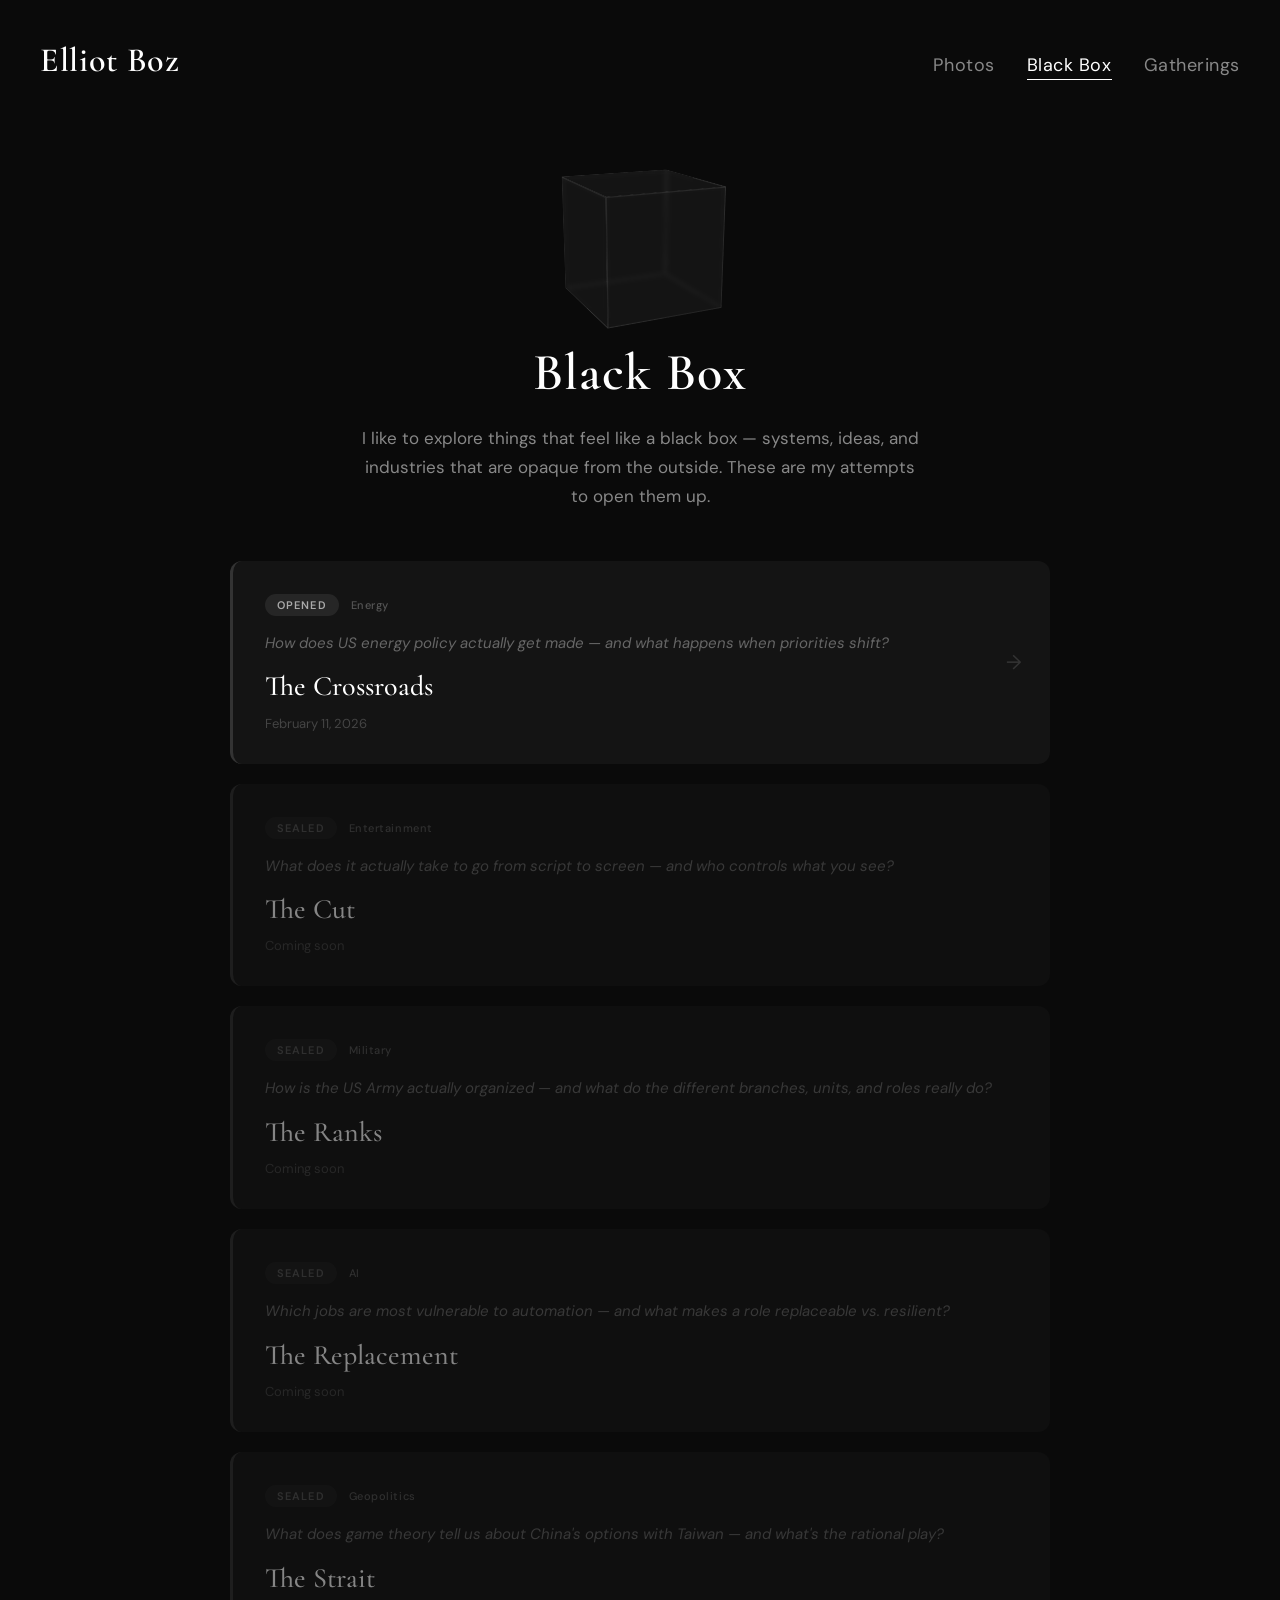
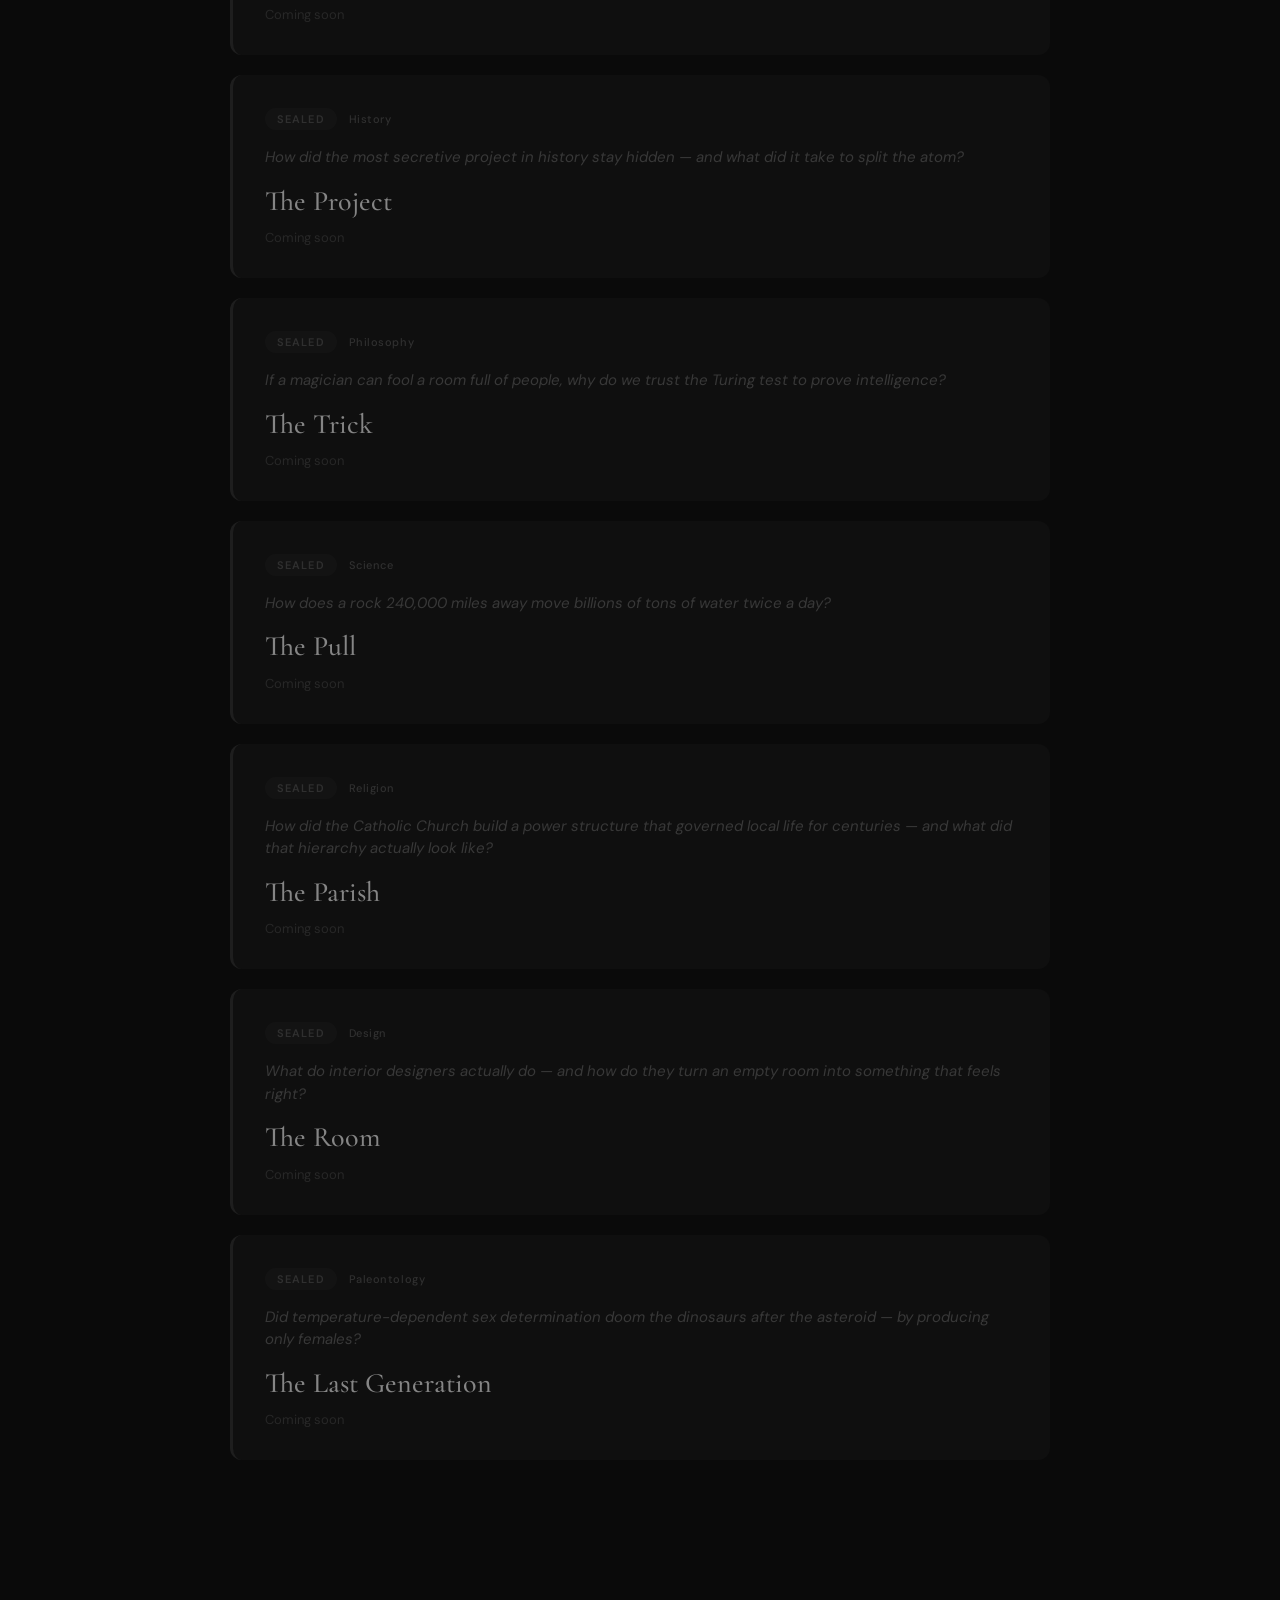
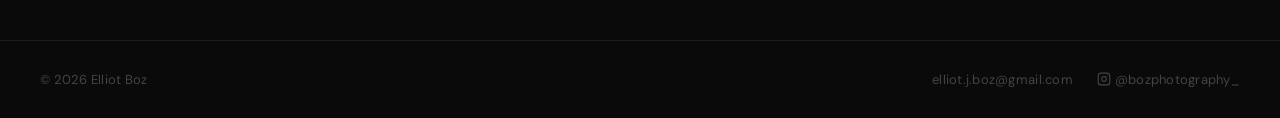
<file: thoughts.html>
<!DOCTYPE html>
<html lang="en">
<head>
  <meta charset="UTF-8">
  <meta name="viewport" content="width=device-width, initial-scale=1.0">
  <title>Black Box — Elliot Boz</title>
  <link rel="preconnect" href="https://fonts.googleapis.com">
  <link rel="preconnect" href="https://fonts.gstatic.com" crossorigin>
  <link href="https://fonts.googleapis.com/css2?family=Cormorant+Garamond:wght@400;500;600&family=DM+Sans:wght@400;500&display=block" rel="stylesheet">
  <link rel="icon" type="image/svg+xml" href="favicon.svg">
  <link rel="stylesheet" href="style.css">
  <style>
    /* ===== BLACK BOX PAGE OVERRIDES ===== */
    .bb-page {
      background: #0A0A0A;
      min-height: 100vh;
    }

    .bb-page .site-nav {
      max-width: 1800px;
      margin: 0 auto;
      padding: 40px 40px;
      display: flex;
      justify-content: space-between;
      align-items: baseline;
    }

    .bb-page .site-nav .logo {
      color: #FFFFFF;
    }

    .bb-page .site-nav .nav-links a {
      color: #888;
    }

    .bb-page .site-nav .nav-links a.active {
      color: #FFFFFF;
      border-bottom-color: #FFFFFF;
    }

    .bb-page .site-nav .nav-links a:hover {
      color: #FFFFFF;
      opacity: 1;
    }

    /* Hero Section */
    .bb-hero {
      text-align: center;
      padding: 60px 40px 50px;
      max-width: 800px;
      margin: 0 auto;
    }

    /* Animated Black Box */
    .bb-cube-wrap {
      width: 120px;
      height: 120px;
      margin: 0 auto 40px;
      perspective: 600px;
      cursor: pointer;
    }

    .bb-cube {
      width: 100%;
      height: 100%;
      position: relative;
      transform-style: preserve-3d;
      transform: rotateX(-15deg) rotateY(25deg);
      animation: bbFloat 6s ease-in-out infinite;
      transition: transform 0.4s ease;
    }

    .bb-cube-wrap:hover .bb-cube {
      transform: rotateX(-25deg) rotateY(45deg);
    }

    .bb-cube-face {
      position: absolute;
      width: 120px;
      height: 120px;
      border: 1px solid rgba(255, 255, 255, 0.08);
      background: rgba(255, 255, 255, 0.02);
      backdrop-filter: blur(2px);
    }

    .bb-cube-face.front  { transform: translateZ(60px); }
    .bb-cube-face.back   { transform: rotateY(180deg) translateZ(60px); }
    .bb-cube-face.left   { transform: rotateY(-90deg) translateZ(60px); }
    .bb-cube-face.right  { transform: rotateY(90deg) translateZ(60px); }
    .bb-cube-face.top    { transform: rotateX(90deg) translateZ(60px); }
    .bb-cube-face.bottom { transform: rotateX(-90deg) translateZ(60px); }

    /* Lid glow on hover */
    .bb-cube-wrap:hover .bb-cube-face.top {
      background: rgba(255, 255, 255, 0.06);
      border-color: rgba(255, 255, 255, 0.15);
      box-shadow: 0 0 30px rgba(255, 255, 255, 0.05) inset;
    }

    @keyframes bbFloat {
      0%, 100% { transform: rotateX(-15deg) rotateY(25deg) translateY(0); }
      50% { transform: rotateX(-15deg) rotateY(25deg) translateY(-8px); }
    }

    .bb-title {
      font-family: 'Cormorant Garamond', Georgia, serif;
      font-size: 52px;
      font-weight: 600;
      color: #FFFFFF;
      margin-bottom: 20px;
      letter-spacing: 0.02em;
    }

    .bb-description {
      font-size: 17px;
      line-height: 1.7;
      color: #888;
      max-width: 560px;
      margin: 0 auto;
    }

    /* Blog Cards — Dark Theme */
    .bb-posts {
      max-width: 900px;
      margin: 0 auto;
      padding: 0 40px 80px;
    }

    .bb-card {
      display: block;
      background: #141414;
      border-radius: 12px;
      padding: 32px;
      margin-bottom: 20px;
      border-left: 3px solid #333;
      transition: border-color 0.3s, transform 0.2s, box-shadow 0.3s;
      text-decoration: none;
      position: relative;
      overflow: hidden;
    }

    .bb-card:hover {
      border-left-color: #FFFFFF;
      transform: translateY(-2px);
      box-shadow: 0 8px 32px rgba(255, 255, 255, 0.03);
    }

    .bb-card-status {
      display: inline-block;
      font-size: 11px;
      font-weight: 600;
      text-transform: uppercase;
      letter-spacing: 0.1em;
      padding: 4px 12px;
      border-radius: 20px;
      margin-bottom: 16px;
    }

    .bb-card-status.opened {
      background: rgba(255, 255, 255, 0.08);
      color: #aaa;
    }

    .bb-card-status.sealed {
      background: rgba(255, 255, 255, 0.04);
      color: #555;
    }

    .bb-card-tag {
      display: inline-block;
      font-size: 11px;
      font-weight: 500;
      color: #555;
      margin-left: 8px;
      letter-spacing: 0.05em;
    }

    .bb-card-question {
      font-size: 15px;
      color: #666;
      font-style: italic;
      margin-bottom: 14px;
      line-height: 1.5;
    }

    .bb-card-title {
      font-family: 'Cormorant Garamond', Georgia, serif;
      font-size: 28px;
      font-weight: 500;
      color: #FFFFFF;
      margin-bottom: 10px;
      line-height: 1.3;
    }

    .bb-card-date {
      font-size: 13px;
      color: #444;
    }

    .bb-card-arrow {
      position: absolute;
      right: 28px;
      top: 50%;
      transform: translateY(-50%);
      font-size: 20px;
      color: #333;
      transition: color 0.3s, right 0.3s;
    }

    .bb-card:hover .bb-card-arrow {
      color: #FFFFFF;
      right: 24px;
    }

    /* Sealed card style */
    .bb-card.sealed-card {
      opacity: 0.5;
      cursor: default;
    }

    .bb-card.sealed-card:hover {
      transform: none;
      border-left-color: #333;
      box-shadow: none;
    }

    /* Footer override */
    .bb-page .site-footer {
      border-top-color: rgba(255, 255, 255, 0.08);
      color: #444;
    }

    .bb-page .site-footer a {
      color: #444;
    }

    .bb-page .site-footer a:hover {
      color: #888;
    }

    /* Responsive */
    @media (max-width: 768px) {
      .bb-hero {
        padding: 40px 24px 40px;
      }

      .bb-title {
        font-size: 36px;
      }

      .bb-description {
        font-size: 15px;
      }

      .bb-posts {
        padding: 0 20px 60px;
      }

      .bb-card {
        padding: 24px;
      }

      .bb-card-title {
        font-size: 24px;
      }

      .bb-cube-wrap {
        width: 80px;
        height: 80px;
        margin-bottom: 30px;
      }

      .bb-cube-face {
        width: 80px;
        height: 80px;
      }

      .bb-cube-face.front  { transform: translateZ(40px); }
      .bb-cube-face.back   { transform: rotateY(180deg) translateZ(40px); }
      .bb-cube-face.left   { transform: rotateY(-90deg) translateZ(40px); }
      .bb-cube-face.right  { transform: rotateY(90deg) translateZ(40px); }
      .bb-cube-face.top    { transform: rotateX(90deg) translateZ(40px); }
      .bb-cube-face.bottom { transform: rotateX(-90deg) translateZ(40px); }
    }
  </style>
</head>
<body class="bb-page">

  <nav class="site-nav">
    <a href="index.html" class="logo">Elliot Boz</a>
    <div class="nav-links">
      <a href="index.html">Photos</a>
      <a href="thoughts.html" class="active">Black Box</a>
      <a href="gatherings.html">Gatherings</a>
    </div>
  </nav>

  <!-- Hero -->
  <div class="bb-hero">
    <div class="bb-cube-wrap">
      <div class="bb-cube">
        <div class="bb-cube-face front"></div>
        <div class="bb-cube-face back"></div>
        <div class="bb-cube-face left"></div>
        <div class="bb-cube-face right"></div>
        <div class="bb-cube-face top"></div>
        <div class="bb-cube-face bottom"></div>
      </div>
    </div>
    <h1 class="bb-title">Black Box</h1>
    <p class="bb-description">I like to explore things that feel like a black box — systems, ideas, and industries that are opaque from the outside. These are my attempts to open them up.</p>
  </div>

  <!-- Posts -->
  <div class="bb-posts">

    <a href="blog/the-crossroads.html" class="bb-card">
      <span class="bb-card-status opened">Opened</span>
      <span class="bb-card-tag">Energy</span>
      <div class="bb-card-question">How does US energy policy actually get made — and what happens when priorities shift?</div>
      <div class="bb-card-title">The Crossroads</div>
      <div class="bb-card-date">February 11, 2026</div>
      <span class="bb-card-arrow">→</span>
    </a>

    <div class="bb-card sealed-card">
      <span class="bb-card-status sealed">Sealed</span>
      <span class="bb-card-tag">Entertainment</span>
      <div class="bb-card-question">What does it actually take to go from script to screen — and who controls what you see?</div>
      <div class="bb-card-title">The Cut</div>
      <div class="bb-card-date">Coming soon</div>
    </div>

    <div class="bb-card sealed-card">
      <span class="bb-card-status sealed">Sealed</span>
      <span class="bb-card-tag">Military</span>
      <div class="bb-card-question">How is the US Army actually organized — and what do the different branches, units, and roles really do?</div>
      <div class="bb-card-title">The Ranks</div>
      <div class="bb-card-date">Coming soon</div>
    </div>

    <div class="bb-card sealed-card">
      <span class="bb-card-status sealed">Sealed</span>
      <span class="bb-card-tag">AI</span>
      <div class="bb-card-question">Which jobs are most vulnerable to automation — and what makes a role replaceable vs. resilient?</div>
      <div class="bb-card-title">The Replacement</div>
      <div class="bb-card-date">Coming soon</div>
    </div>

    <div class="bb-card sealed-card">
      <span class="bb-card-status sealed">Sealed</span>
      <span class="bb-card-tag">Geopolitics</span>
      <div class="bb-card-question">What does game theory tell us about China's options with Taiwan — and what's the rational play?</div>
      <div class="bb-card-title">The Strait</div>
      <div class="bb-card-date">Coming soon</div>
    </div>

    <div class="bb-card sealed-card">
      <span class="bb-card-status sealed">Sealed</span>
      <span class="bb-card-tag">History</span>
      <div class="bb-card-question">How did the most secretive project in history stay hidden — and what did it take to split the atom?</div>
      <div class="bb-card-title">The Project</div>
      <div class="bb-card-date">Coming soon</div>
    </div>

    <div class="bb-card sealed-card">
      <span class="bb-card-status sealed">Sealed</span>
      <span class="bb-card-tag">Philosophy</span>
      <div class="bb-card-question">If a magician can fool a room full of people, why do we trust the Turing test to prove intelligence?</div>
      <div class="bb-card-title">The Trick</div>
      <div class="bb-card-date">Coming soon</div>
    </div>

    <div class="bb-card sealed-card">
      <span class="bb-card-status sealed">Sealed</span>
      <span class="bb-card-tag">Science</span>
      <div class="bb-card-question">How does a rock 240,000 miles away move billions of tons of water twice a day?</div>
      <div class="bb-card-title">The Pull</div>
      <div class="bb-card-date">Coming soon</div>
    </div>

    <div class="bb-card sealed-card">
      <span class="bb-card-status sealed">Sealed</span>
      <span class="bb-card-tag">Religion</span>
      <div class="bb-card-question">How did the Catholic Church build a power structure that governed local life for centuries — and what did that hierarchy actually look like?</div>
      <div class="bb-card-title">The Parish</div>
      <div class="bb-card-date">Coming soon</div>
    </div>

    <div class="bb-card sealed-card">
      <span class="bb-card-status sealed">Sealed</span>
      <span class="bb-card-tag">Design</span>
      <div class="bb-card-question">What do interior designers actually do — and how do they turn an empty room into something that feels right?</div>
      <div class="bb-card-title">The Room</div>
      <div class="bb-card-date">Coming soon</div>
    </div>

    <div class="bb-card sealed-card">
      <span class="bb-card-status sealed">Sealed</span>
      <span class="bb-card-tag">Paleontology</span>
      <div class="bb-card-question">Did temperature-dependent sex determination doom the dinosaurs after the asteroid — by producing only females?</div>
      <div class="bb-card-title">The Last Generation</div>
      <div class="bb-card-date">Coming soon</div>
    </div>

  </div>

  <footer class="site-footer">
    <span>&copy; 2026 Elliot Boz</span>
    <div class="footer-links">
      <a href="mailto:elliot.j.boz@gmail.com">elliot.j.boz@gmail.com</a>
      <a href="https://instagram.com/bozphotography_" target="_blank"><svg xmlns="http://www.w3.org/2000/svg" width="14" height="14" viewBox="0 0 24 24" fill="none" stroke="currentColor" stroke-width="2" stroke-linecap="round" stroke-linejoin="round" style="vertical-align:-2px;margin-right:4px"><rect x="2" y="2" width="20" height="20" rx="5" ry="5"/><path d="M16 11.37A4 4 0 1 1 12.63 8 4 4 0 0 1 16 11.37z"/><line x1="17.5" y1="6.5" x2="17.51" y2="6.5"/></svg>@bozphotography_</a>
    </div>
  </footer>

</body>
</html>
</file>
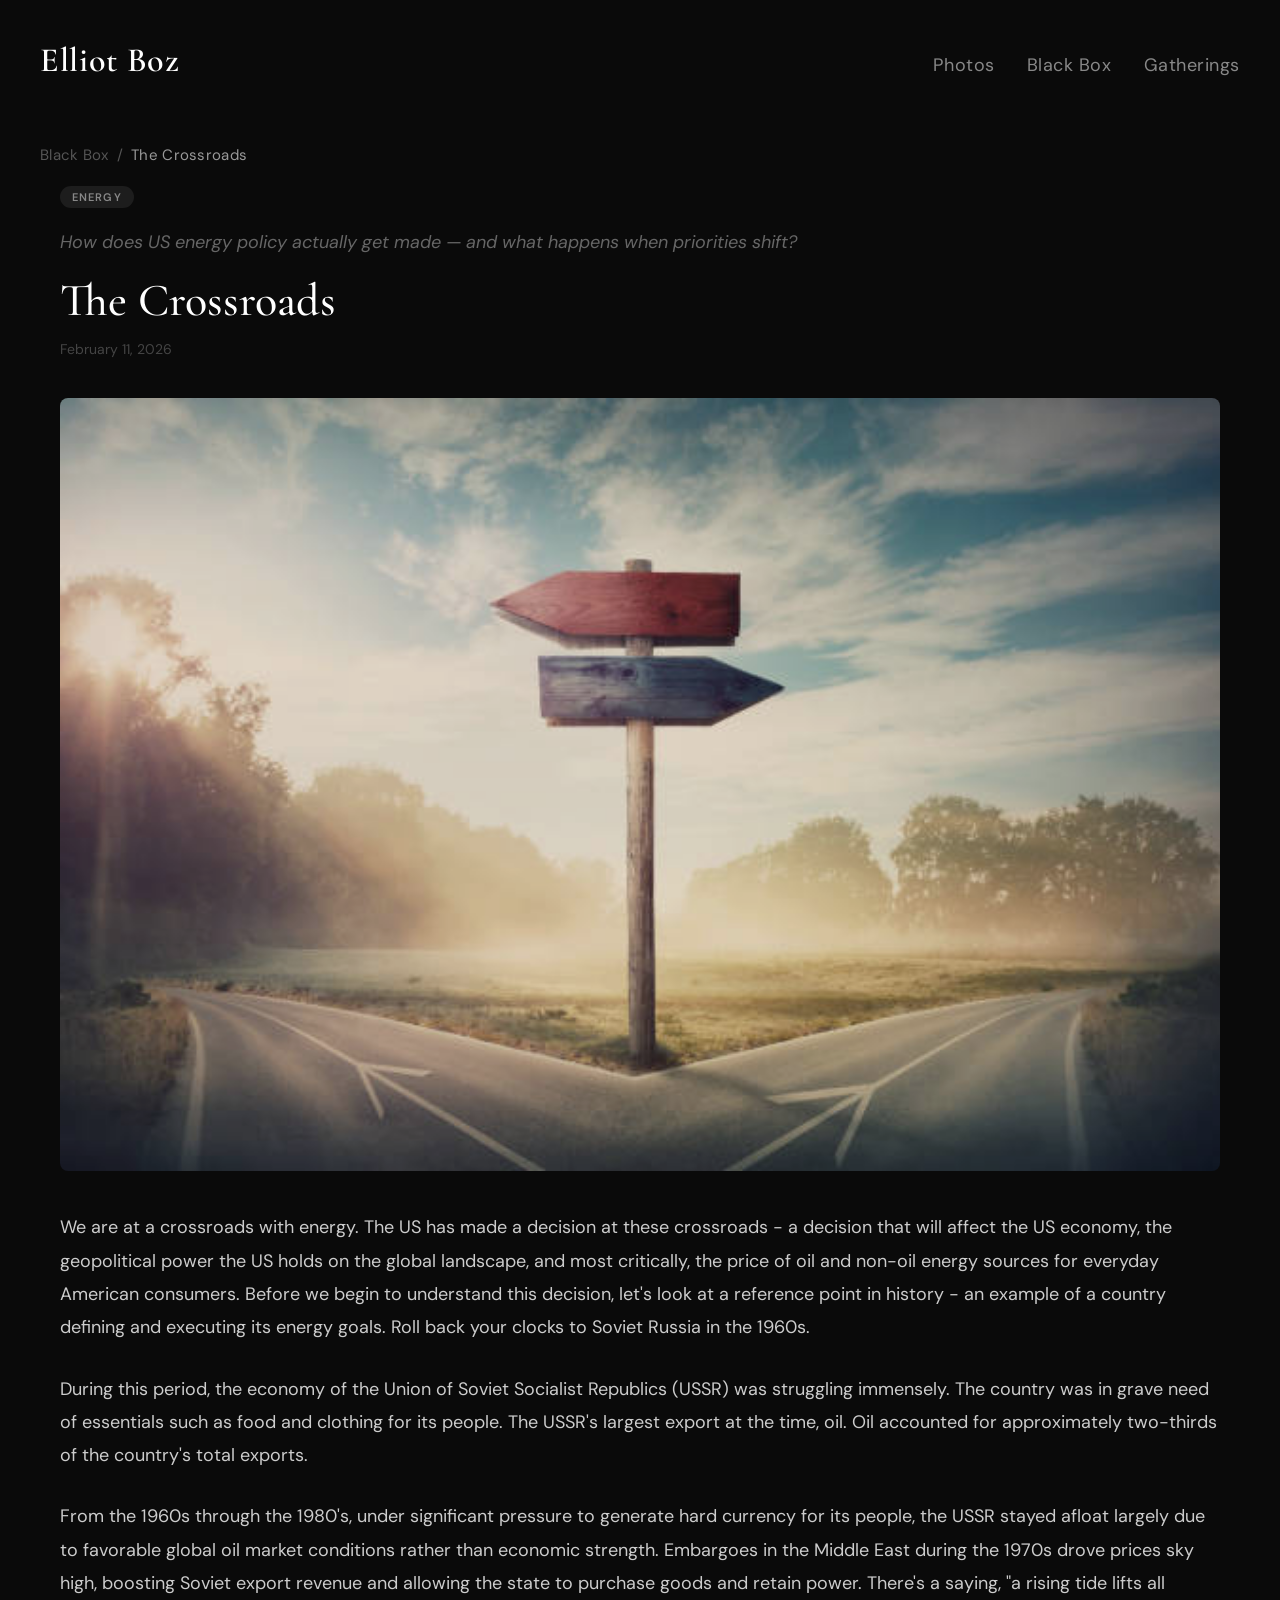
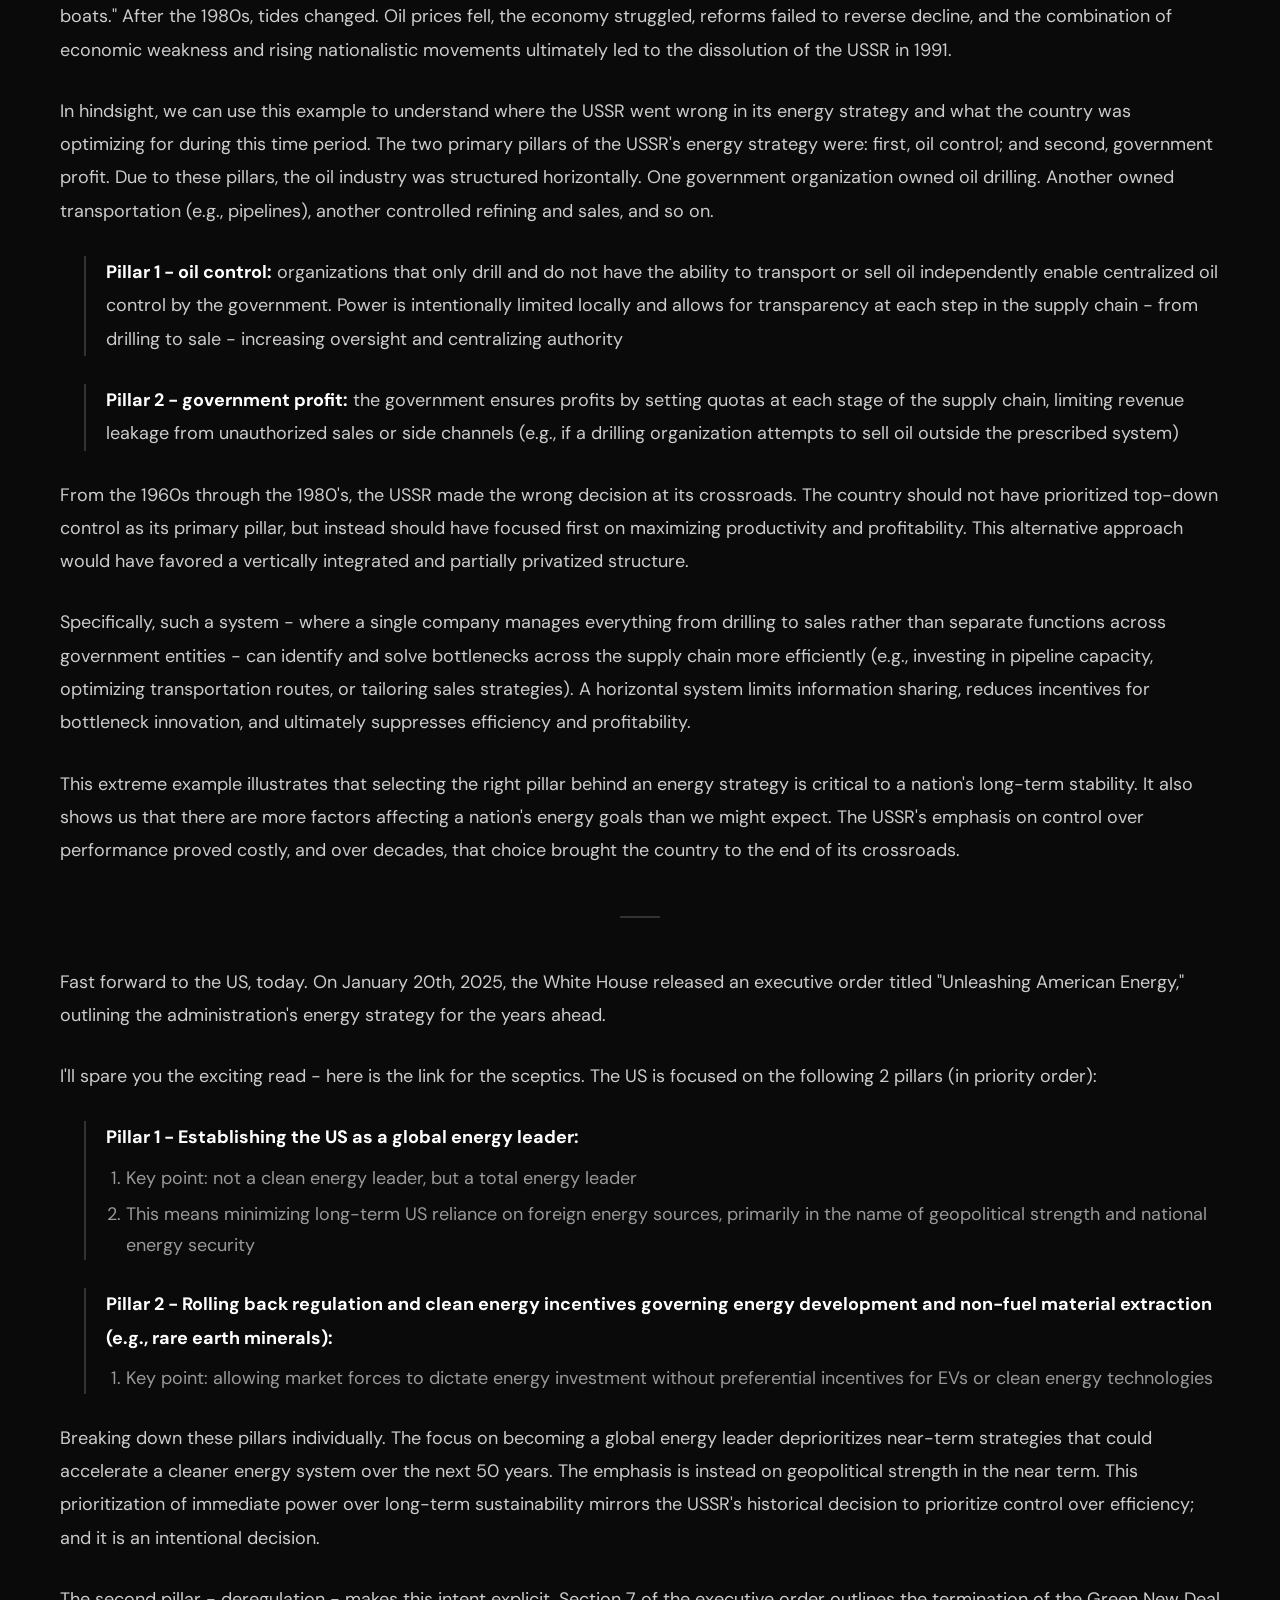
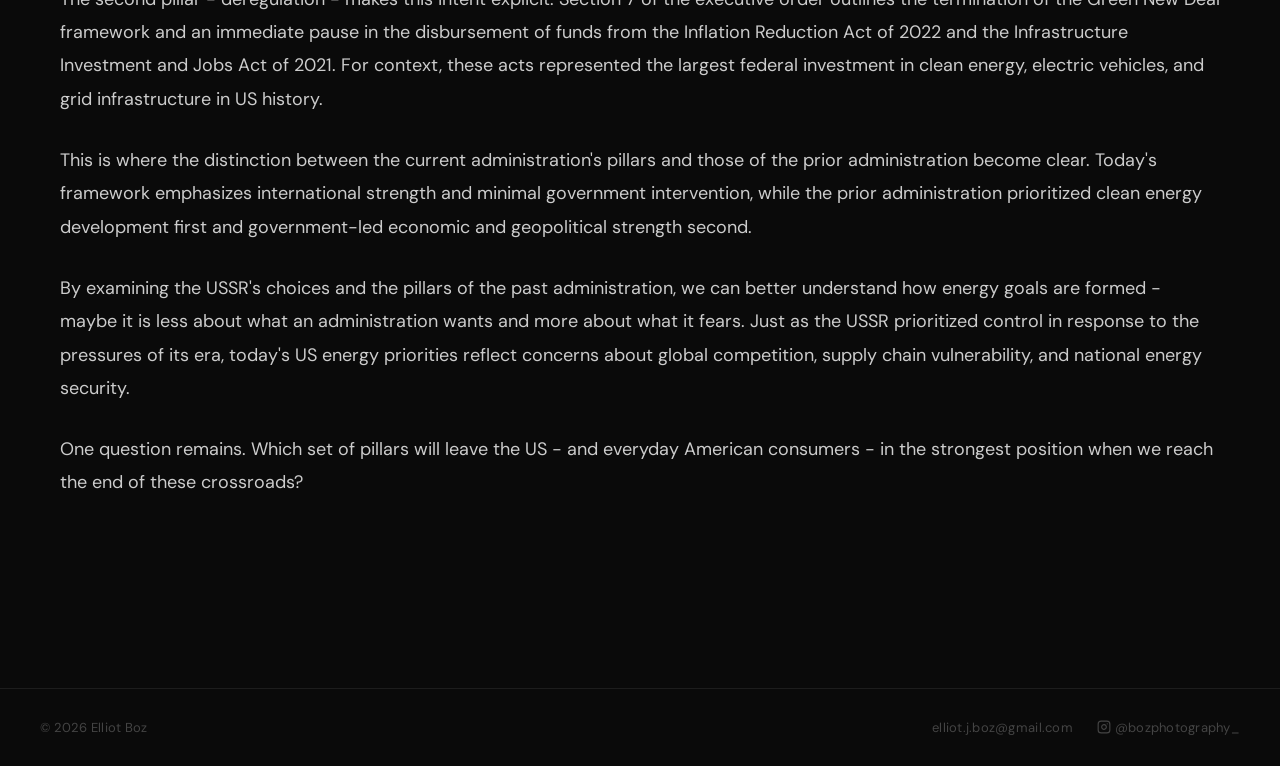
<file: blog/the-crossroads.html>
<!DOCTYPE html>
<html lang="en">
<head>
  <meta charset="UTF-8">
  <meta name="viewport" content="width=device-width, initial-scale=1.0">
  <title>The Crossroads — Elliot Boz</title>
  <link rel="preconnect" href="https://fonts.googleapis.com">
  <link rel="preconnect" href="https://fonts.gstatic.com" crossorigin>
  <link href="https://fonts.googleapis.com/css2?family=Cormorant+Garamond:wght@400;500;600&family=DM+Sans:wght@400;500&display=block" rel="stylesheet">
  <link rel="icon" type="image/svg+xml" href="../favicon.svg">
  <link rel="stylesheet" href="../style.css">
  <style>
    /* ===== BLACK BOX ARTICLE OVERRIDES ===== */
    .bb-article-page {
      background: #0A0A0A;
      min-height: 100vh;
    }

    .bb-article-page .site-nav .logo { color: #FFFFFF; }
    .bb-article-page .site-nav .nav-links a { color: #888; }
    .bb-article-page .site-nav .nav-links a:hover { color: #FFFFFF; opacity: 1; }

    .bb-article-page .breadcrumb { color: #555; }
    .bb-article-page .breadcrumb a { color: #555; }
    .bb-article-page .breadcrumb a:hover { color: #FFFFFF; }
    .bb-article-page .breadcrumb .current { color: #999; }

    /* Article wrapper */
    .bb-article {
      max-width: 1300px;
      margin: 0 auto;
      padding: 20px 60px 80px;
    }

    .bb-article-tag {
      display: inline-block;
      font-size: 11px;
      font-weight: 600;
      text-transform: uppercase;
      letter-spacing: 0.1em;
      padding: 4px 12px;
      border-radius: 20px;
      background: rgba(255, 255, 255, 0.08);
      color: #888;
      margin-bottom: 20px;
    }

    .bb-article-question {
      font-size: 18px;
      font-style: italic;
      color: #666;
      line-height: 1.6;
      margin-bottom: 16px;
    }

    .bb-article-title {
      font-family: 'Cormorant Garamond', Georgia, serif;
      font-size: 46px;
      font-weight: 500;
      color: #FFFFFF;
      line-height: 1.2;
      margin-bottom: 12px;
    }

    .bb-article-date {
      font-size: 14px;
      color: #444;
      margin-bottom: 40px;
    }

    .bb-article-cover {
      width: 100%;
      border-radius: 8px;
      margin-bottom: 40px;
      opacity: 0.9;
    }

    /* Body text */
    .bb-article-body {
      font-size: 18px;
      line-height: 1.85;
      color: #CCCCCC;
    }

    .bb-article-body p {
      margin-bottom: 28px;
    }

    .bb-article-body strong {
      color: #FFFFFF;
    }

    /* Pillar blocks */
    .bb-article-body .pillar-block {
      margin-left: 24px;
      margin-bottom: 28px;
      padding-left: 20px;
      border-left: 2px solid #333;
    }

    .bb-article-body .pillar-block p {
      margin-bottom: 8px;
    }

    .bb-article-body .pillar-block ol {
      margin-left: 20px;
      margin-top: 8px;
      color: #999;
    }

    .bb-article-body .pillar-block ol li {
      margin-bottom: 6px;
      line-height: 1.7;
    }

    /* Divider */
    .bb-article-divider {
      width: 40px;
      height: 2px;
      background: #333;
      margin: 48px auto;
    }

    /* Footer */
    .bb-article-page .site-footer {
      border-top-color: rgba(255, 255, 255, 0.08);
      color: #444;
    }
    .bb-article-page .site-footer a { color: #444; }
    .bb-article-page .site-footer a:hover { color: #888; }

    /* Responsive */
    @media (max-width: 768px) {
      .bb-article {
        padding: 16px 20px 60px;
      }
      .bb-article-title {
        font-size: 32px;
      }
      .bb-article-body {
        font-size: 16px;
      }
      .bb-article-question {
        font-size: 16px;
      }
      .bb-article-body .pillar-block {
        margin-left: 12px;
      }
    }
  </style>
</head>
<body class="bb-article-page">

  <nav class="site-nav">
    <a href="../index.html" class="logo">Elliot Boz</a>
    <div class="nav-links">
      <a href="../index.html">Photos</a>
      <a href="../thoughts.html">Black Box</a>
      <a href="../gatherings.html">Gatherings</a>
    </div>
  </nav>

  <div class="breadcrumb">
    <a href="../thoughts.html">Black Box</a><span class="separator">/</span><span class="current">The Crossroads</span>
  </div>

  <div class="bb-article">
    <span class="bb-article-tag">Energy</span>
    <div class="bb-article-question">How does US energy policy actually get made — and what happens when priorities shift?</div>
    <h1 class="bb-article-title">The Crossroads</h1>
    <div class="bb-article-date">February 11, 2026</div>

    <img src="../images/blog/crossroads.jpg" alt="The Crossroads" class="bb-article-cover" onerror="this.style.display='none'">

    <div class="bb-article-body">
      <p>We are at a crossroads with energy. The US has made a decision at these crossroads - a decision that will affect the US economy, the geopolitical power the US holds on the global landscape, and most critically, the price of oil and non-oil energy sources for everyday American consumers. Before we begin to understand this decision, let's look at a reference point in history - an example of a country defining and executing its energy goals. Roll back your clocks to Soviet Russia in the 1960s.</p>

      <p>During this period, the economy of the Union of Soviet Socialist Republics (USSR) was struggling immensely. The country was in grave need of essentials such as food and clothing for its people. The USSR's largest export at the time, oil. Oil accounted for approximately two-thirds of the country's total exports.</p>

      <p>From the 1960s through the 1980's, under significant pressure to generate hard currency for its people, the USSR stayed afloat largely due to favorable global oil market conditions rather than economic strength. Embargoes in the Middle East during the 1970s drove prices sky high, boosting Soviet export revenue and allowing the state to purchase goods and retain power. There's a saying, "a rising tide lifts all boats." After the 1980s, tides changed. Oil prices fell, the economy struggled, reforms failed to reverse decline, and the combination of economic weakness and rising nationalistic movements ultimately led to the dissolution of the USSR in 1991.</p>

      <p>In hindsight, we can use this example to understand where the USSR went wrong in its energy strategy and what the country was optimizing for during this time period. The two primary pillars of the USSR's energy strategy were: first, oil control; and second, government profit. Due to these pillars, the oil industry was structured horizontally. One government organization owned oil drilling. Another owned transportation (e.g., pipelines), another controlled refining and sales, and so on.</p>

      <div class="pillar-block">
        <p><strong>Pillar 1 - oil control:</strong> organizations that only drill and do not have the ability to transport or sell oil independently enable centralized oil control by the government. Power is intentionally limited locally and allows for transparency at each step in the supply chain - from drilling to sale - increasing oversight and centralizing authority</p>
      </div>

      <div class="pillar-block">
        <p><strong>Pillar 2 - government profit:</strong> the government ensures profits by setting quotas at each stage of the supply chain, limiting revenue leakage from unauthorized sales or side channels (e.g., if a drilling organization attempts to sell oil outside the prescribed system)</p>
      </div>

      <p>From the 1960s through the 1980's, the USSR made the wrong decision at its crossroads. The country should not have prioritized top-down control as its primary pillar, but instead should have focused first on maximizing productivity and profitability. This alternative approach would have favored a vertically integrated and partially privatized structure.</p>

      <p>Specifically, such a system - where a single company manages everything from drilling to sales rather than separate functions across government entities - can identify and solve bottlenecks across the supply chain more efficiently (e.g., investing in pipeline capacity, optimizing transportation routes, or tailoring sales strategies). A horizontal system limits information sharing, reduces incentives for bottleneck innovation, and ultimately suppresses efficiency and profitability.</p>

      <p>This extreme example illustrates that selecting the right pillar behind an energy strategy is critical to a nation's long-term stability. It also shows us that there are more factors affecting a nation's energy goals than we might expect. The USSR's emphasis on control over performance proved costly, and over decades, that choice brought the country to the end of its crossroads.</p>

      <div class="bb-article-divider"></div>

      <p>Fast forward to the US, today. On January 20th, 2025, the White House released an executive order titled "Unleashing American Energy," outlining the administration's energy strategy for the years ahead.</p>

      <p>I'll spare you the exciting read - here is the link for the sceptics. The US is focused on the following 2 pillars (in priority order):</p>

      <div class="pillar-block">
        <p><strong>Pillar 1 - Establishing the US as a global energy leader:</strong></p>
        <ol>
          <li>Key point: not a clean energy leader, but a total energy leader</li>
          <li>This means minimizing long-term US reliance on foreign energy sources, primarily in the name of geopolitical strength and national energy security</li>
        </ol>
      </div>

      <div class="pillar-block">
        <p><strong>Pillar 2 - Rolling back regulation and clean energy incentives governing energy development and non-fuel material extraction (e.g., rare earth minerals):</strong></p>
        <ol>
          <li>Key point: allowing market forces to dictate energy investment without preferential incentives for EVs or clean energy technologies</li>
        </ol>
      </div>

      <p>Breaking down these pillars individually. The focus on becoming a global energy leader deprioritizes near-term strategies that could accelerate a cleaner energy system over the next 50 years. The emphasis is instead on geopolitical strength in the near term. This prioritization of immediate power over long-term sustainability mirrors the USSR's historical decision to prioritize control over efficiency; and it is an intentional decision.</p>

      <p>The second pillar - deregulation - makes this intent explicit. Section 7 of the executive order outlines the termination of the Green New Deal framework and an immediate pause in the disbursement of funds from the Inflation Reduction Act of 2022 and the Infrastructure Investment and Jobs Act of 2021. For context, these acts represented the largest federal investment in clean energy, electric vehicles, and grid infrastructure in US history.</p>

      <p>This is where the distinction between the current administration's pillars and those of the prior administration become clear. Today's framework emphasizes international strength and minimal government intervention, while the prior administration prioritized clean energy development first and government-led economic and geopolitical strength second.</p>

      <p>By examining the USSR's choices and the pillars of the past administration, we can better understand how energy goals are formed - maybe it is less about what an administration wants and more about what it fears. Just as the USSR prioritized control in response to the pressures of its era, today's US energy priorities reflect concerns about global competition, supply chain vulnerability, and national energy security.</p>

      <p>One question remains. Which set of pillars will leave the US - and everyday American consumers - in the strongest position when we reach the end of these crossroads?</p>
    </div>
  </div>

  <footer class="site-footer">
    <span>&copy; 2026 Elliot Boz</span>
    <div class="footer-links">
      <a href="mailto:elliot.j.boz@gmail.com">elliot.j.boz@gmail.com</a>
      <a href="https://instagram.com/bozphotography_" target="_blank"><svg xmlns="http://www.w3.org/2000/svg" width="14" height="14" viewBox="0 0 24 24" fill="none" stroke="currentColor" stroke-width="2" stroke-linecap="round" stroke-linejoin="round" style="vertical-align:-2px;margin-right:4px"><rect x="2" y="2" width="20" height="20" rx="5" ry="5"/><path d="M16 11.37A4 4 0 1 1 12.63 8 4 4 0 0 1 16 11.37z"/><line x1="17.5" y1="6.5" x2="17.51" y2="6.5"/></svg>@bozphotography_</a>
    </div>
  </footer>

</body>
</html>
</file>
<file: style.css>
/* ===== RESET & BASE ===== */
*, *::before, *::after {
  margin: 0;
  padding: 0;
  box-sizing: border-box;
}

html {
  overflow-y: scroll;
}
body {
  background-color: #e8e5dc;
  color: #1a1a1a;
  font-family: 'DM Sans', sans-serif;
  -webkit-font-smoothing: antialiased;
}

a {
  color: inherit;
  text-decoration: none;
}

img {
  display: block;
  max-width: 100%;
}

/* ===== TYPOGRAPHY ===== */
.font-serif {
  font-family: 'Cormorant Garamond', Georgia, serif;
}

/* ===== NAV ===== */
.site-nav {
  display: flex;
  justify-content: space-between;
  align-items: baseline;
  padding: 40px 40px;
  max-width: 1800px;
  margin: 0 auto;
}

.site-nav .logo {
  font-family: 'Cormorant Garamond', Georgia, serif;
  font-size: 34px;
  font-weight: 600;
  letter-spacing: 0.02em;
}

.site-nav .nav-links {
  display: flex;
  gap: 32px;
  font-size: 18px;
  font-weight: 400;
  letter-spacing: 0.03em;
}

.site-nav .nav-links a {
  position: relative;
  padding-bottom: 2px;
}

.site-nav .nav-links a.active {
  border-bottom: 1.5px solid #1a1a1a;
}

.site-nav .nav-links a:hover {
  opacity: 0.6;
  transition: opacity 0.2s;
}

/* ===== HOMEPAGE ===== */
.hero-spacer {
  height: 40px;
}

.category-grid {
  display: grid;
  grid-template-columns: repeat(3, 1fr);
  gap: 20px;
  max-width: 1800px;
  margin: 0 auto;
  padding: 0 40px;
}

.category-tile {
  display: block;
  position: relative;
}

.category-tile .tile-img-wrap {
  overflow: hidden;
  border-radius: 2px;
  aspect-ratio: 4 / 3;
  position: relative;
}

.category-tile img {
  width: 100%;
  height: 100%;
  object-fit: cover;
  transition: transform 0.4s ease, filter 0.4s ease;
}

.category-tile:hover img {
  transform: scale(1.03);
  filter: brightness(0.7);
}

.category-tile .tile-overlay {
  position: absolute;
  bottom: 0;
  left: 0;
  right: 0;
  padding: 24px 20px;
  background: linear-gradient(transparent, rgba(0, 0, 0, 0.5));
  color: #fff;
  font-size: 20px;
  font-weight: 500;
  letter-spacing: 0.03em;
  opacity: 0;
  transform: translateY(10px);
  transition: opacity 0.3s ease, transform 0.3s ease;
}

.category-tile:hover .tile-overlay {
  opacity: 1;
  transform: translateY(0);
}

.category-tile .tile-label {
  margin-top: 10px;
  font-size: 20px;
  font-weight: 400;
  letter-spacing: 0.02em;
}

/* ===== BACK LINK ===== */
.breadcrumb {
  max-width: 1800px;
  margin: 0 auto;
  padding: 24px 40px 0;
  font-size: 15px;
  letter-spacing: 0.02em;
  color: #888;
}

.breadcrumb a {
  color: #888;
  transition: color 0.2s;
}

.breadcrumb a:hover {
  color: #1a1a1a;
}

.breadcrumb .separator {
  margin: 0 8px;
}

.breadcrumb .current {
  color: #1a1a1a;
}

/* ===== GALLERY PAGE ===== */
.gallery-header {
  max-width: 1800px;
  margin: 0 auto;
  padding: 16px 60px 32px;
}

.gallery-header h1 {
  font-family: 'Cormorant Garamond', Georgia, serif;
  font-size: 38px;
  font-weight: 500;
}

.masonry-grid {
  max-width: 1800px;
  margin: 0 auto;
  padding: 0 60px 80px;
  column-count: 3;
  column-gap: 8px;
}

.masonry-grid .gallery-item {
  break-inside: avoid;
  margin-bottom: 8px;
  cursor: pointer;
  overflow: hidden;
  border-radius: 2px;
}

.masonry-grid .gallery-item img {
  width: 100%;
  display: block;
  transition: filter 0.3s ease, opacity 0.6s ease;
}


.masonry-grid .gallery-item:hover img {
  filter: brightness(1.05);
}

/* ===== LIGHTBOX ===== */
.lightbox-overlay {
  display: none;
  position: fixed;
  inset: 0;
  background: rgba(0, 0, 0, 0.92);
  z-index: 1000;
  align-items: center;
  justify-content: center;
  flex-direction: column;
}

.lightbox-overlay.active {
  display: flex;
}

.lightbox-overlay img {
  max-width: 90vw;
  max-height: 85vh;
  object-fit: contain;
  user-select: none;
}

.lightbox-arrow {
  position: absolute;
  top: 50%;
  transform: translateY(-50%);
  background: none;
  border: none;
  color: #fff;
  font-size: 36px;
  cursor: pointer;
  padding: 16px;
  opacity: 0.7;
  transition: opacity 0.2s;
  user-select: none;
}

.lightbox-arrow:hover {
  opacity: 1;
}

.lightbox-arrow.prev {
  left: 24px;
}

.lightbox-arrow.next {
  right: 24px;
}

.lightbox-counter {
  position: absolute;
  bottom: 32px;
  left: 50%;
  transform: translateX(-50%);
  color: #fff;
  font-size: 14px;
  letter-spacing: 0.05em;
  opacity: 0.8;
}

.lightbox-close {
  position: absolute;
  top: 24px;
  right: 32px;
  background: none;
  border: none;
  color: #fff;
  font-size: 28px;
  cursor: pointer;
  opacity: 0.7;
  transition: opacity 0.2s;
}

.lightbox-close:hover {
  opacity: 1;
}

/* ===== THOUGHTS / BLOG ===== */
.thoughts-list {
  max-width: 600px;
  margin: 0 auto;
  padding: 60px 48px 80px;
}

.blog-card {
  margin-bottom: 60px;
}

.blog-card .blog-cover {
  width: 100%;
  border-radius: 2px;
}

.blog-card .blog-date {
  margin-top: 16px;
  font-size: 15px;
  color: #888;
  letter-spacing: 0.03em;
}

.blog-card .blog-title {
  font-family: 'Cormorant Garamond', Georgia, serif;
  font-size: 32px;
  font-weight: 500;
  margin-top: 8px;
  line-height: 1.3;
}

.blog-card .blog-read-more {
  display: inline-block;
  margin-top: 12px;
  font-size: 16px;
  letter-spacing: 0.02em;
  opacity: 0.6;
  transition: opacity 0.2s;
}

.blog-card .blog-read-more:hover {
  opacity: 1;
}

/* ===== SINGLE POST ===== */
.post-wrap {
  max-width: 1300px;
  margin: 0 auto;
  padding: 0 60px 80px;
}

.post-wrap .post-cover {
  width: 100%;
  border-radius: 2px;
}

.post-wrap .post-date {
  margin-top: 20px;
  font-size: 15px;
  color: #888;
  letter-spacing: 0.03em;
}

.post-wrap .post-title {
  font-family: 'Cormorant Garamond', Georgia, serif;
  font-size: 46px;
  font-weight: 500;
  margin-top: 8px;
  line-height: 1.2;
}

.post-body {
  max-width: 1200px;
  margin: 32px auto 0;
  font-size: 19px;
  line-height: 1.8;
  color: #2a2a2a;
}

.post-body p {
  margin-bottom: 24px;
}

.post-body .pillar-block {
  margin-left: 40px;
  margin-bottom: 24px;
}

.post-body .pillar-block p {
  margin-bottom: 8px;
}

.post-body .pillar-block ol {
  margin-left: 24px;
  margin-top: 4px;
}

.post-body .pillar-block ol li {
  margin-bottom: 4px;
  line-height: 1.8;
}

/* ===== FOOTER ===== */
.site-footer {
  max-width: 1800px;
  margin: 80px auto 0;
  padding: 30px 40px 30px;
  display: flex;
  justify-content: space-between;
  align-items: center;
  border-top: 1px solid rgba(26, 26, 26, 0.12);
  font-size: 13px;
  letter-spacing: 0.02em;
  color: #888;
}

.footer-links {
  display: flex;
  gap: 24px;
}

.footer-links a {
  color: #888;
  transition: color 0.2s;
}

.footer-links a:hover {
  color: #1a1a1a;
}

/* ===== RESPONSIVE ===== */

/* Tablet */
@media (max-width: 1024px) {
  .category-grid {
    grid-template-columns: repeat(2, 1fr);
    padding: 0 24px;
    gap: 14px;
  }

  .category-tile .tile-label {
    font-size: 17px;
  }

  .masonry-grid {
    column-count: 2;
    padding: 0 24px 60px;
  }

  .post-wrap {
    max-width: 100%;
    padding: 0 24px 60px;
  }

  .post-body {
    max-width: 100%;
  }
}

/* Mobile */
@media (max-width: 768px) {
  .site-nav {
    padding: 24px 20px;
  }

  .site-nav .logo {
    font-size: 24px;
  }

  .site-nav .nav-links {
    gap: 20px;
    font-size: 15px;
  }

  .hero-spacer {
    height: 20px;
  }

  .category-grid {
    grid-template-columns: repeat(2, 1fr);
    padding: 0 20px;
    gap: 12px;
  }

  .category-tile .tile-overlay {
    opacity: 1;
    transform: translateY(0);
  }

  .category-tile .tile-label {
    font-size: 16px;
  }

  .breadcrumb {
    padding: 16px 20px 0;
  }

  .gallery-header {
    padding: 12px 20px 20px;
  }

  .gallery-header h1 {
    font-size: 26px;
  }

  .masonry-grid {
    column-count: 2;
    padding: 0 20px 60px;
  }

  .thoughts-list {
    padding: 40px 20px 60px;
    max-width: 100%;
  }

  .blog-card .blog-title {
    font-size: 26px;
  }

  .post-wrap {
    max-width: 100%;
    padding: 0 20px 60px;
  }

  .post-wrap .post-title {
    font-size: 30px;
  }

  .post-body {
    max-width: 100%;
    font-size: 17px;
  }

  .post-body .pillar-block {
    margin-left: 20px;
  }

  .lightbox-arrow {
    font-size: 28px;
    padding: 12px;
  }

  .lightbox-arrow.prev {
    left: 8px;
  }

  .lightbox-arrow.next {
    right: 8px;
  }

  .site-footer {
    padding: 40px 20px 30px;
    flex-direction: column;
    gap: 16px;
    text-align: center;
  }

  .footer-links {
    gap: 20px;
  }
}

/* Small phone */
@media (max-width: 480px) {
  .site-nav {
    padding: 20px 16px;
  }

  .site-nav .logo {
    font-size: 22px;
  }

  .site-nav .nav-links {
    gap: 16px;
    font-size: 14px;
  }

  .hero-spacer {
    height: 10px;
  }

  .category-grid {
    grid-template-columns: 1fr;
    padding: 0 16px;
  }

  .category-tile .tile-label {
    font-size: 15px;
  }

  .masonry-grid {
    column-count: 1;
    padding: 0 16px 40px;
  }

  .category-grid,
  .breadcrumb,
  .gallery-header,
  .masonry-grid,
  .thoughts-list,
  .post-wrap {
    padding-left: 16px;
    padding-right: 16px;
  }

  .post-wrap .post-title {
    font-size: 26px;
  }

  .post-body {
    font-size: 16px;
    line-height: 1.7;
  }

  .post-body .pillar-block {
    margin-left: 12px;
  }

  .lightbox-overlay img {
    max-width: 95vw;
    max-height: 80vh;
  }

  .lightbox-close {
    top: 12px;
    right: 16px;
  }
}
</file>
